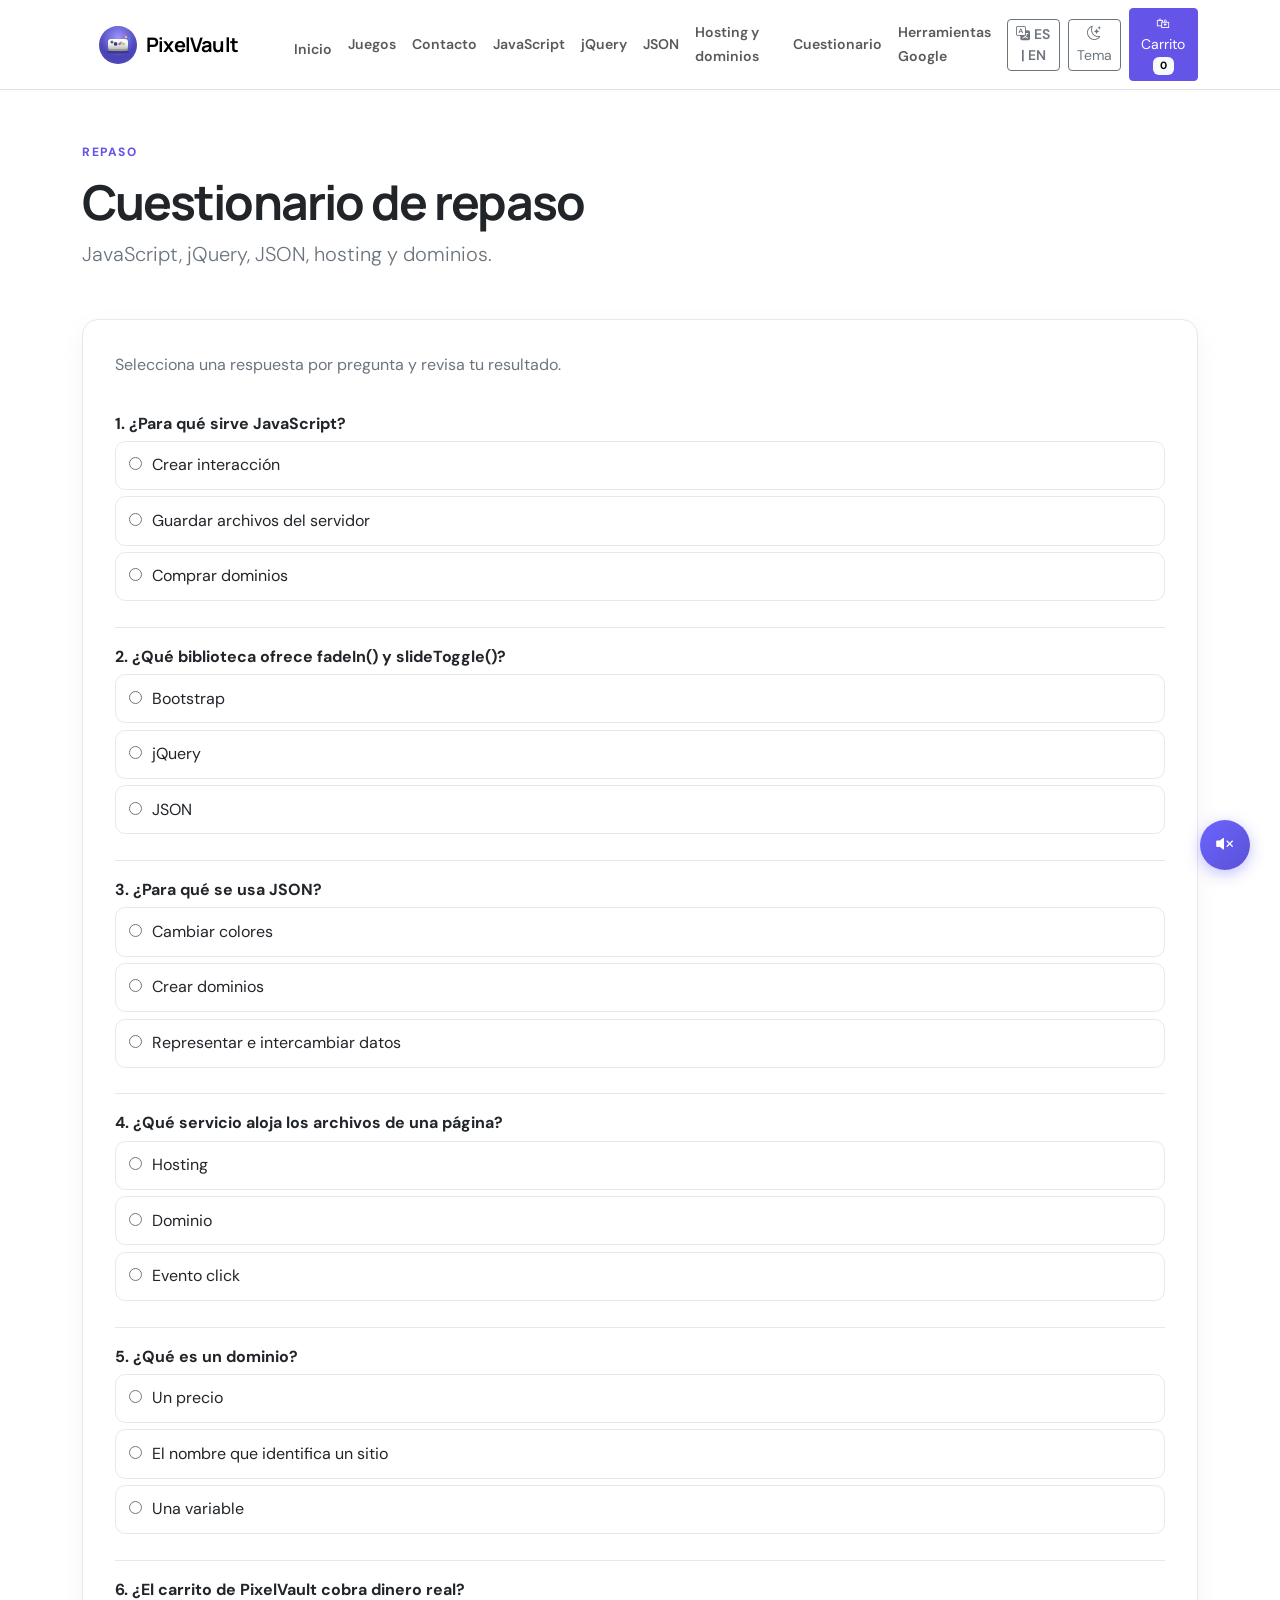
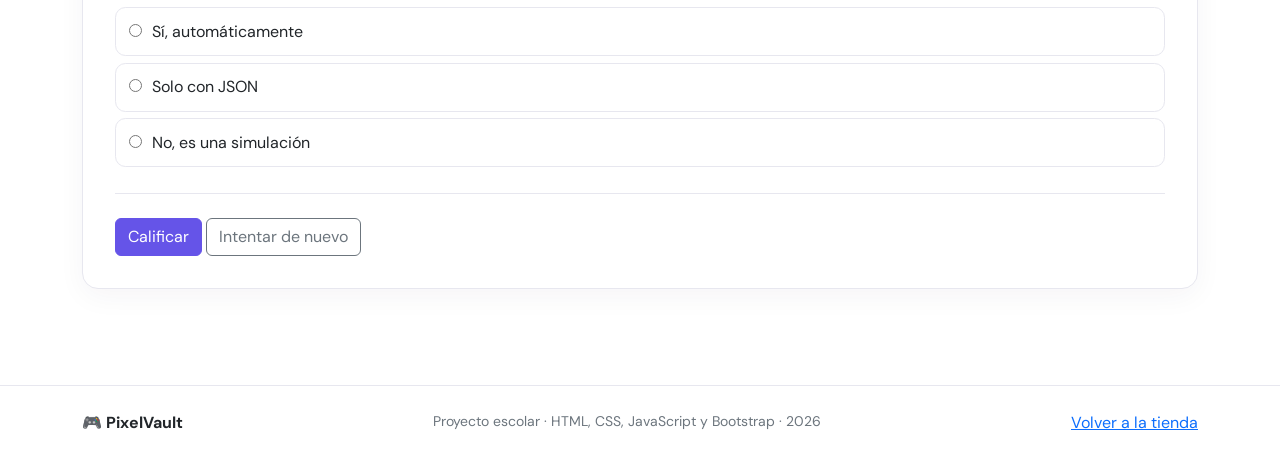
<file: PixelVault/cuestionario.html>
<!doctype html>
<html lang="es" data-bs-theme="light">
<head>
    <meta charset="utf-8">
    <meta name="viewport" content="width=device-width, initial-scale=1">
    <title>Cuestionario | PixelVault</title>
    <link href="https://cdn.jsdelivr.net/npm/bootstrap@5.3.3/dist/css/bootstrap.min.css" rel="stylesheet">
    <link href="https://cdn.jsdelivr.net/npm/bootstrap-icons@1.11.3/font/bootstrap-icons.min.css" rel="stylesheet">
    <link href="css/estilos.css" rel="stylesheet">
    <script>try {document.documentElement.setAttribute('data-bs-theme', localStorage.getItem('pv-theme') || 'light')} catch (e) { }</script>
</head>
<!-- Música de fondo -->
<audio id="musicaFondo" loop>
    <source src="audio/Michael Jackson - Beat It (Official Audio).mp3" type="audio/mpeg">
</audio>

<!-- Botón flotante -->
<button id="btnMusica" class="btn-musica" title="Activar/Desactivar música">
    <i class="bi bi-volume-mute-fill" id="iconoMusica"></i>
</button>
<body>
<body>
    <nav class="navbar navbar-expand-xl sticky-top site-nav border-bottom">
        <div class="container">
            <a class="navbar-brand fw-bold" href="index.html"><a class="navbar-brand fw-bold d-flex align-items-center" href="index.html">
    <img src="img/logo.svg" alt="PixelVault" width="40" height="40" class="me-2">
    PixelVault
            <div class="collapse navbar-collapse" id="menu">
                <ul class="navbar-nav ms-auto align-items-xl-center">
                    <li class="nav-item"><a class="nav-link" href="index.html" data-i18n="nav_inicio">Inicio</a></li>
                    <li class="nav-item"><a class="nav-link" href="index.html#juegos" data-i18n="nav_juegos">Juegos</a></li>
                    <li class="nav-item"><a class="nav-link" href="index.html#contacto" data-i18n="nav_contacto">Contacto</a></li>
                    <li class="nav-item"><a class="nav-link" href="javascript.html" data-i18n="nav_js">JavaScript</a></li>
                    <li class="nav-item"><a class="nav-link" href="jquery.html" data-i18n="nav_jquery">jQuery</a></li>
                    <li class="nav-item"><a class="nav-link" href="json.html" data-i18n="nav_json">JSON</a></li>
                    <li class="nav-item"><a class="nav-link" href="hosting.html" data-i18n="nav_hosting">Hosting y dominios</a></li>
                    <li class="nav-item"><a class="nav-link" href="cuestionario.html" data-i18n="nav_cuestionario">Cuestionario</a></li>
                    <li class="nav-item"><a class="nav-link" href="herramientas.html" data-i18n="nav_herramientas">Herramientas Google</a></li>
                    <li class="nav-item ms-xl-2">
                        <button type="button" id="btnIdioma" class="btn btn-sm btn-outline-secondary">
                            <i class="bi bi-translate me-1"></i><span id="textoIdioma">ES | EN</span>
                        </button>
                    </li>
                    <li class="nav-item ms-xl-2"><button class="btn btn-sm btn-outline-secondary theme-toggle" type="button"><i class="bi bi-moon-stars"></i> <span data-i18n="btn_tema">Tema</span></button></li>
                    <li class="nav-item ms-xl-2"><button class="btn btn-sm btn-primary" data-bs-toggle="offcanvas" data-bs-target="#cart">🛍 <span data-i18n="btn_carrito">Carrito</span> <span id="cartCount" class="badge text-bg-light">0</span></button></li>
                </ul>
            </div>
        </div>
    </nav>
    <main class="container page-content py-5">
        <div class="page-intro mb-5">
            <span class="eyebrow" data-i18n="quiz_eyebrow">REPASO</span>
            <h1 class="display-5 fw-bold mt-2" data-i18n="quiz_title">Cuestionario de repaso</h1>
            <p class="lead text-secondary" data-i18n="quiz_desc">JavaScript, jQuery, JSON, hosting y dominios.</p>
        </div>
        <form id="quiz" class="content-card">
            <p class="text-secondary" data-i18n="quiz_intro">Selecciona una respuesta por pregunta y revisa tu resultado.</p>
            <fieldset class="quiz-q">
                <legend class="h6 fw-bold" data-i18n="quiz_q1">1. ¿Para qué sirve JavaScript?</legend>
                <label class="quiz-option"><input type="radio" name="q1" value="a" required> <span data-i18n="quiz_q1_a">Crear interacción</span></label>
                <label class="quiz-option"><input type="radio" name="q1" value="b" required> <span data-i18n="quiz_q1_b">Guardar archivos del servidor</span></label>
                <label class="quiz-option"><input type="radio" name="q1" value="c" required> <span data-i18n="quiz_q1_c">Comprar dominios</span></label>
            </fieldset>
            <fieldset class="quiz-q">
                <legend class="h6 fw-bold" data-i18n="quiz_q2">2. ¿Qué biblioteca ofrece fadeIn() y slideToggle()?</legend>
                <label class="quiz-option"><input type="radio" name="q2" value="a" required> <span data-i18n="quiz_q2_a">Bootstrap</span></label>
                <label class="quiz-option"><input type="radio" name="q2" value="b" required> <span data-i18n="quiz_q2_b">jQuery</span></label>
                <label class="quiz-option"><input type="radio" name="q2" value="c" required> <span data-i18n="quiz_q2_c">JSON</span></label>
            </fieldset>
            <fieldset class="quiz-q">
                <legend class="h6 fw-bold" data-i18n="quiz_q3">3. ¿Para qué se usa JSON?</legend>
                <label class="quiz-option"><input type="radio" name="q3" value="a" required> <span data-i18n="quiz_q3_a">Cambiar colores</span></label>
                <label class="quiz-option"><input type="radio" name="q3" value="b" required> <span data-i18n="quiz_q3_b">Crear dominios</span></label>
                <label class="quiz-option"><input type="radio" name="q3" value="c" required> <span data-i18n="quiz_q3_c">Representar e intercambiar datos</span></label>
            </fieldset>
            <fieldset class="quiz-q">
                <legend class="h6 fw-bold" data-i18n="quiz_q4">4. ¿Qué servicio aloja los archivos de una página?</legend>
                <label class="quiz-option"><input type="radio" name="q4" value="a" required> <span data-i18n="quiz_q4_a">Hosting</span></label>
                <label class="quiz-option"><input type="radio" name="q4" value="b" required> <span data-i18n="quiz_q4_b">Dominio</span></label>
                <label class="quiz-option"><input type="radio" name="q4" value="c" required> <span data-i18n="quiz_q4_c">Evento click</span></label>
            </fieldset>
            <fieldset class="quiz-q">
                <legend class="h6 fw-bold" data-i18n="quiz_q5">5. ¿Qué es un dominio?</legend>
                <label class="quiz-option"><input type="radio" name="q5" value="a" required> <span data-i18n="quiz_q5_a">Un precio</span></label>
                <label class="quiz-option"><input type="radio" name="q5" value="b" required> <span data-i18n="quiz_q5_b">El nombre que identifica un sitio</span></label>
                <label class="quiz-option"><input type="radio" name="q5" value="c" required> <span data-i18n="quiz_q5_c">Una variable</span></label>
            </fieldset>
            <fieldset class="quiz-q">
                <legend class="h6 fw-bold" data-i18n="quiz_q6">6. ¿El carrito de PixelVault cobra dinero real?</legend>
                <label class="quiz-option"><input type="radio" name="q6" value="a" required> <span data-i18n="quiz_q6_a">Sí, automáticamente</span></label>
                <label class="quiz-option"><input type="radio" name="q6" value="b" required> <span data-i18n="quiz_q6_b">Solo con JSON</span></label>
                <label class="quiz-option"><input type="radio" name="q6" value="c" required> <span data-i18n="quiz_q6_c">No, es una simulación</span></label>
            </fieldset>
            <button class="btn btn-primary mt-4" type="submit" data-i18n="quiz_btn_submit">Calificar</button> 
            <button class="btn btn-outline-secondary mt-4" type="reset" data-i18n="quiz_btn_reset">Intentar de nuevo</button>
            <div id="quizResult" class="alert d-none mt-4" role="status"></div>
        </form>
    </main>
    <footer class="site-footer py-4 mt-5">
        <div class="container d-flex flex-wrap justify-content-between gap-2">
            <strong data-i18n="footer_brand">🎮 PixelVault</strong>
            <span class="text-secondary small" data-i18n="footer_text">Proyecto escolar · HTML, CSS, JavaScript y Bootstrap · 2026</span>
            <a href="index.html" data-i18n="footer_link">Volver a la tienda</a>
        </div>
    </footer>
    <script src="https://cdn.jsdelivr.net/npm/bootstrap@5.3.3/dist/js/bootstrap.bundle.min.js"></script>
    <script src="js/script.js"></script>
</body>
</html>
</file>
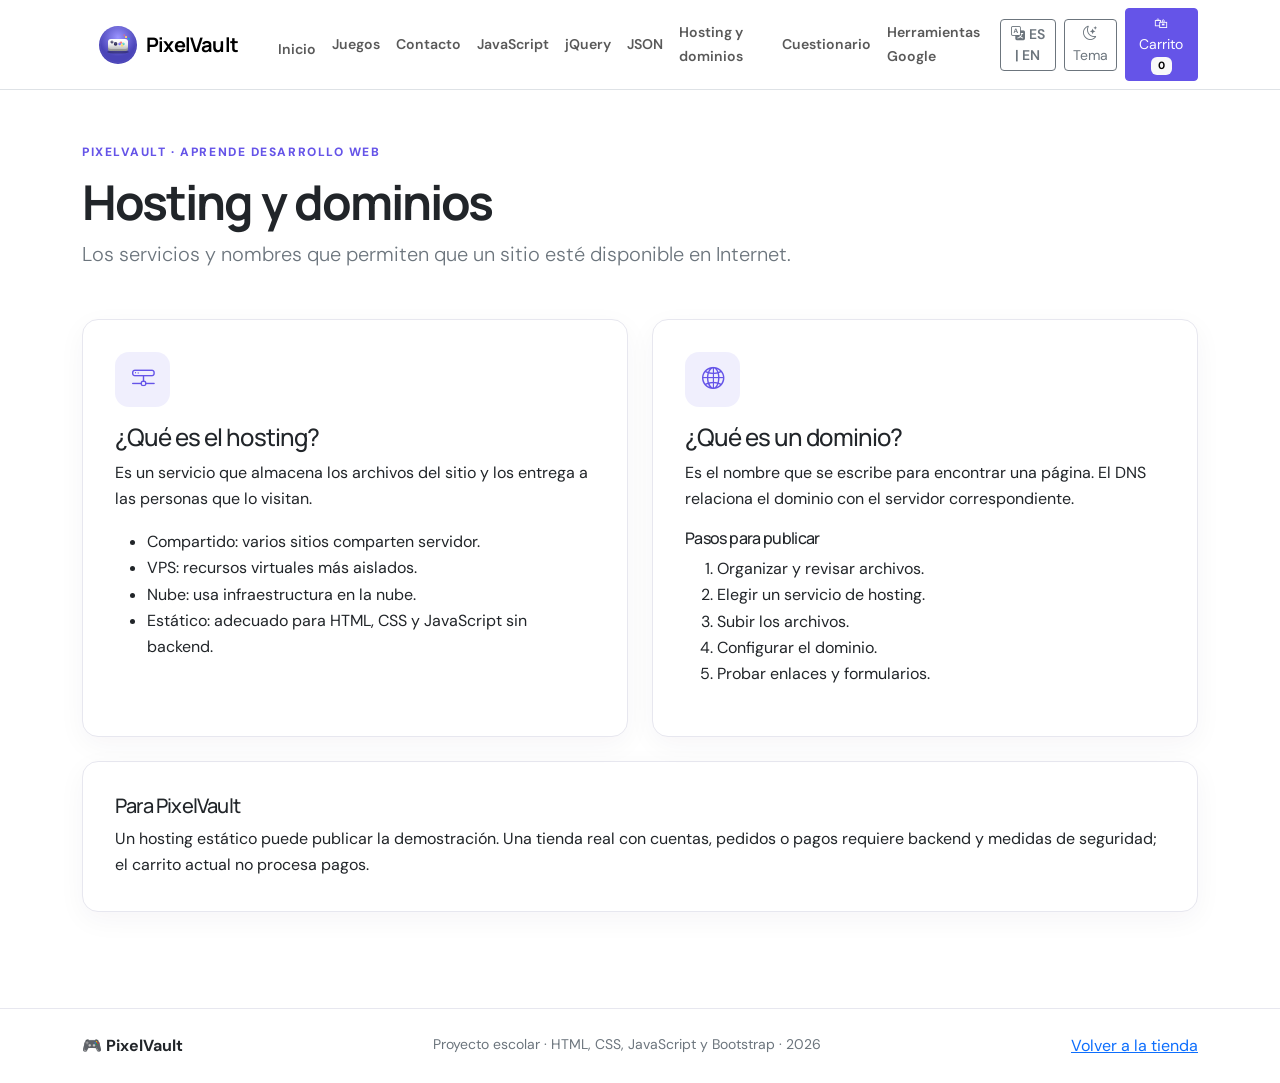
<file: PixelVault/hosting.html>
<!doctype html>
<html lang="es" data-bs-theme="light">

<head>
    <meta charset="utf-8">
    <meta name="viewport" content="width=device-width, initial-scale=1">
    <title data-i18n="host_title_page">Hosting y dominios | PixelVault</title>
    <link href="https://cdn.jsdelivr.net/npm/bootstrap@5.3.3/dist/css/bootstrap.min.css" rel="stylesheet">
    <link href="https://cdn.jsdelivr.net/npm/bootstrap-icons@1.11.3/font/bootstrap-icons.min.css" rel="stylesheet">
    <link href="css/estilos.css" rel="stylesheet">
    <script>try {document.documentElement.setAttribute('data-bs-theme', localStorage.getItem('pv-theme') || 'light')} catch (e) { }</script>
</head>
<!-- Música de fondo -->
<audio id="musicaFondo" loop>
    <source src="audio/Michael Jackson - Beat It (Official Audio).mp3" type="audio/mpeg">
    <!-- Si usas tu propio archivo, cambia la línea de arriba por: -->
    <!-- <source src="audio/musica.mp3" type="audio/mpeg"> -->
</audio>
<body>
    <nav class="navbar navbar-expand-xl sticky-top site-nav border-bottom">
        <div class="container">
            <a class="navbar-brand fw-bold" href="index.html"><a class="navbar-brand fw-bold d-flex align-items-center" href="index.html">
    <img src="img/logo.svg" alt="PixelVault" width="40" height="40" class="me-2">
    PixelVault
                <ul class="navbar-nav ms-auto align-items-xl-center">
                    <li class="nav-item"><a class="nav-link" href="index.html" data-i18n="nav_inicio">Inicio</a></li>
                    <li class="nav-item"><a class="nav-link" href="index.html#juegos" data-i18n="nav_juegos">Juegos</a></li>
                    <li class="nav-item"><a class="nav-link" href="index.html#contacto" data-i18n="nav_contacto">Contacto</a></li>
                    <li class="nav-item"><a class="nav-link" href="javascript.html" data-i18n="nav_js">JavaScript</a></li>
                    <li class="nav-item"><a class="nav-link" href="jquery.html" data-i18n="nav_jquery">jQuery</a></li>
                    <li class="nav-item"><a class="nav-link" href="json.html" data-i18n="nav_json">JSON</a></li>
                    <li class="nav-item"><a class="nav-link" href="hosting.html" data-i18n="nav_hosting">Hosting y dominios</a></li>
                    <li class="nav-item"><a class="nav-link" href="cuestionario.html" data-i18n="nav_cuestionario">Cuestionario</a></li>
                    <li class="nav-item"><a class="nav-link" href="herramientas.html" data-i18n="nav_herramientas">Herramientas Google</a></li>
                    <li class="nav-item ms-xl-2">
                        <button type="button" id="btnIdioma" class="btn btn-sm btn-outline-secondary">
                            <i class="bi bi-translate me-1"></i><span id="textoIdioma">ES | EN</span>
                        </button>
                    </li>
                    <li class="nav-item ms-xl-2"><button class="btn btn-sm btn-outline-secondary theme-toggle" type="button"><i class="bi bi-moon-stars"></i> <span data-i18n="btn_tema">Tema</span></button></li>
                    <li class="nav-item ms-xl-2"><button class="btn btn-sm btn-primary" data-bs-toggle="offcanvas" data-bs-target="#cart">🛍 <span data-i18n="btn_carrito">Carrito</span> <span id="cartCount" class="badge text-bg-light">0</span></button></li>
                </ul>
            </div>
        </div>
    </nav>

    <main class="container page-content py-5">
        <div class="page-intro mb-5">
            <span class="eyebrow" data-i18n="host_eyebrow">PIXELVAULT · APRENDE DESARROLLO WEB</span>
            <h1 class="display-5 fw-bold mt-2" data-i18n="host_title_page">Hosting y dominios</h1>
            <p class="lead text-secondary" data-i18n="host_desc_page">Los servicios y nombres que permiten que un sitio esté disponible en Internet.</p>
        </div>
        
        <div class="row g-4">
            <div class="col-md-6">
                <article class="content-card h-100">
                    <div class="topic-icon"><i class="bi bi-hdd-network"></i></div>
                    <h2 class="h4 mt-3" data-i18n="host_what_title">¿Qué es el hosting?</h2>
                    <p data-i18n="host_what_desc">Es un servicio que almacena los archivos del sitio y los entrega a las personas que lo visitan.</p>
                    <ul>
                        <li data-i18n="host_shared"><b>Compartido:</b> varios sitios comparten servidor.</li>
                        <li data-i18n="host_vps"><b>VPS:</b> recursos virtuales más aislados.</li>
                        <li data-i18n="host_cloud"><b>Nube:</b> usa infraestructura en la nube.</li>
                        <li data-i18n="host_static"><b>Estático:</b> adecuado para HTML, CSS y JavaScript sin backend.</li>
                    </ul>
                </article>
            </div>
            <div class="col-md-6">
                <article class="content-card h-100">
                    <div class="topic-icon"><i class="bi bi-globe2"></i></div>
                    <h2 class="h4 mt-3" data-i18n="host_domain_title">¿Qué es un dominio?</h2>
                    <p data-i18n="host_domain_desc">Es el nombre que se escribe para encontrar una página. El DNS relaciona el dominio con el servidor correspondiente.</p>
                    <h3 class="h6" data-i18n="host_steps_title">Pasos para publicar</h3>
                    <ol>
                        <li data-i18n="host_step1">Organizar y revisar archivos.</li>
                        <li data-i18n="host_step2">Elegir un servicio de hosting.</li>
                        <li data-i18n="host_step3">Subir los archivos.</li>
                        <li data-i18n="host_step4">Configurar el dominio.</li>
                        <li data-i18n="host_step5">Probar enlaces y formularios.</li>
                    </ol>
                </article>
            </div>
        </div>
        
        <article class="content-card mt-4">
            <h2 class="h5" data-i18n="host_pv_title">Para PixelVault</h2>
            <p class="mb-0" data-i18n="host_pv_desc">Un hosting estático puede publicar la demostración. Una tienda real con cuentas, pedidos o pagos requiere backend y medidas de seguridad; el carrito actual no procesa pagos.</p>
        </article>
    </main>

    <footer class="site-footer py-4 mt-5">
        <div class="container d-flex flex-wrap justify-content-between gap-2">
            <strong data-i18n="footer_brand">🎮 PixelVault</strong>
            <span class="text-secondary small" data-i18n="footer_text">Proyecto escolar · HTML, CSS, JavaScript y Bootstrap · 2026</span>
            <a href="index.html" data-i18n="footer_link">Volver a la tienda</a>
        </div>
    </footer>

    <script src="https://cdn.jsdelivr.net/npm/bootstrap@5.3.3/dist/js/bootstrap.bundle.min.js"></script>
    <script src="js/script.js"></script>
</body>

</html>
</file>
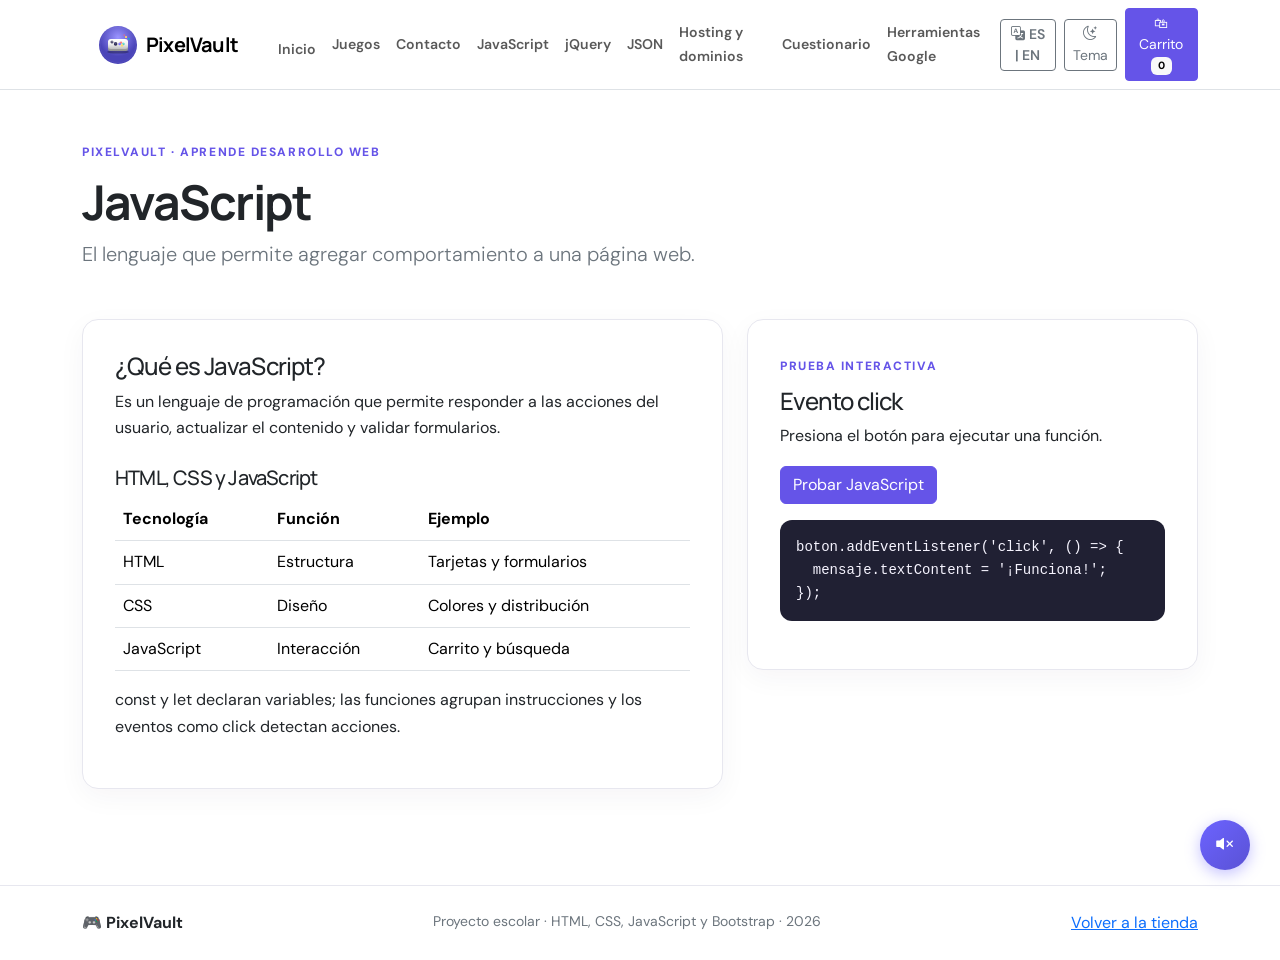
<file: PixelVault/javascript.html>
<!doctype html>
<html lang="es" data-bs-theme="light">
<head>
  <meta charset="utf-8">
  <meta name="viewport" content="width=device-width, initial-scale=1">
  <title>JavaScript | PixelVault</title>
  <link href="https://cdn.jsdelivr.net/npm/bootstrap@5.3.3/dist/css/bootstrap.min.css" rel="stylesheet">
  <link href="https://cdn.jsdelivr.net/npm/bootstrap-icons@1.11.3/font/bootstrap-icons.min.css" rel="stylesheet">
  <link href="css/estilos.css" rel="stylesheet">
  <script>try {document.documentElement.setAttribute('data-bs-theme', localStorage.getItem('pv-theme') || 'light')} catch (e) { }</script>
</head>
<!-- Música de fondo -->
<audio id="musicaFondo" loop>
    <source src="audio/Michael Jackson - Beat It (Official Audio).mp3" type="audio/mpeg">
</audio>

<!-- Botón flotante -->
<button id="btnMusica" class="btn-musica" title="Activar/Desactivar música">
    <i class="bi bi-volume-mute-fill" id="iconoMusica"></i>
</button>
<body>
  <nav class="navbar navbar-expand-xl sticky-top site-nav border-bottom">
    <div class="container">
      <a class="navbar-brand fw-bold" href="index.html"><a class="navbar-brand fw-bold d-flex align-items-center" href="index.html">
    <img src="img/logo.svg" alt="PixelVault" width="40" height="40" class="me-2">
    PixelVault
        <ul class="navbar-nav ms-auto align-items-xl-center">
          <li class="nav-item"><a class="nav-link" href="index.html" data-i18n="nav_inicio">Inicio</a></li>
          <li class="nav-item"><a class="nav-link" href="index.html#juegos" data-i18n="nav_juegos">Juegos</a></li>
          <li class="nav-item"><a class="nav-link" href="index.html#contacto" data-i18n="nav_contacto">Contacto</a></li>
          <li class="nav-item"><a class="nav-link" href="javascript.html" data-i18n="nav_js">JavaScript</a></li>
          <li class="nav-item"><a class="nav-link" href="jquery.html" data-i18n="nav_jquery">jQuery</a></li>
          <li class="nav-item"><a class="nav-link" href="json.html" data-i18n="nav_json">JSON</a></li>
          <li class="nav-item"><a class="nav-link" href="hosting.html" data-i18n="nav_hosting">Hosting y dominios</a></li>
          <li class="nav-item"><a class="nav-link" href="cuestionario.html" data-i18n="nav_cuestionario">Cuestionario</a></li>
          <li class="nav-item"><a class="nav-link" href="herramientas.html" data-i18n="nav_herramientas">Herramientas Google</a></li>
          <li class="nav-item ms-xl-2">
            <button type="button" id="btnIdioma" class="btn btn-sm btn-outline-secondary">
              <i class="bi bi-translate me-1"></i><span id="textoIdioma">ES | EN</span>
            </button>
          </li>
          <li class="nav-item ms-xl-2"><button class="btn btn-sm btn-outline-secondary theme-toggle" type="button"><i class="bi bi-moon-stars"></i> <span data-i18n="btn_tema">Tema</span></button></li>
          <li class="nav-item ms-xl-2"><button class="btn btn-sm btn-primary" data-bs-toggle="offcanvas" data-bs-target="#cart">🛍 <span data-i18n="btn_carrito">Carrito</span> <span id="cartCount" class="badge text-bg-light">0</span></button></li>
        </ul>
      </div>
    </div>
  </nav>
  <main class="container page-content py-5">
    <div class="page-intro mb-5">
      <span class="eyebrow" data-i18n="js_eyebrow">PIXELVAULT · APRENDE DESARROLLO WEB</span>
      <h1 class="display-5 fw-bold mt-2" data-i18n="js_title">JavaScript</h1>
      <p class="lead text-secondary" data-i18n="js_desc">El lenguaje que permite agregar comportamiento a una página web.</p>
    </div>
    <div class="row g-4">
      <div class="col-lg-7">
        <article class="content-card">
          <h2 class="h4" data-i18n="js_what">¿Qué es JavaScript?</h2>
          <p data-i18n="js_what_desc">Es un lenguaje de programación que permite responder a las acciones del usuario, actualizar el contenido y validar formularios.</p>
          <h3 class="h5 mt-4" data-i18n="js_table_title">HTML, CSS y JavaScript</h3>
          <div class="table-responsive">
            <table class="table">
              <thead>
                <tr><th data-i18n="js_tech">Tecnología</th><th data-i18n="js_func">Función</th><th data-i18n="js_ex">Ejemplo</th></tr>
              </thead>
              <tbody>
                <tr><td>HTML</td><td data-i18n="js_html_func">Estructura</td><td data-i18n="js_html_ex">Tarjetas y formularios</td></tr>
                <tr><td>CSS</td><td data-i18n="js_css_func">Diseño</td><td data-i18n="js_css_ex">Colores y distribución</td></tr>
                <tr><td>JavaScript</td><td data-i18n="js_js_func">Interacción</td><td data-i18n="js_js_ex">Carrito y búsqueda</td></tr>
              </tbody>
            </table>
          </div>
          <p data-i18n="js_vars"><code>const</code> y <code>let</code> declaran variables; las funciones agrupan instrucciones y los eventos como <code>click</code> detectan acciones.</p>
        </article>
      </div>
      <div class="col-lg-5">
        <article class="content-card">
          <span class="eyebrow" data-i18n="js_demo_eyebrow">PRUEBA INTERACTIVA</span>
          <h2 class="h4 mt-2" data-i18n="js_demo_title">Evento click</h2>
          <p id="jsMessage" data-i18n="js_demo_text">Presiona el botón para ejecutar una función.</p>
          <button id="jsDemo" class="btn btn-primary" data-i18n="js_demo_btn">Probar JavaScript</button>
          <pre class="code mt-3"><code>boton.addEventListener('click', () => {
  mensaje.textContent = '¡Funciona!';
});</code></pre>
        </article>
      </div>
    </div>
  </main>
  <footer class="site-footer py-4 mt-5">
    <div class="container d-flex flex-wrap justify-content-between gap-2">
      <strong data-i18n="footer_brand">🎮 PixelVault</strong>
      <span class="text-secondary small" data-i18n="footer_text">Proyecto escolar · HTML, CSS, JavaScript y Bootstrap · 2026</span>
      <a href="index.html" data-i18n="footer_link">Volver a la tienda</a>
    </div>
  </footer>
  <script src="https://cdn.jsdelivr.net/npm/bootstrap@5.3.3/dist/js/bootstrap.bundle.min.js"></script>
  <script src="js/script.js"></script>
</body>
</html>
</file>
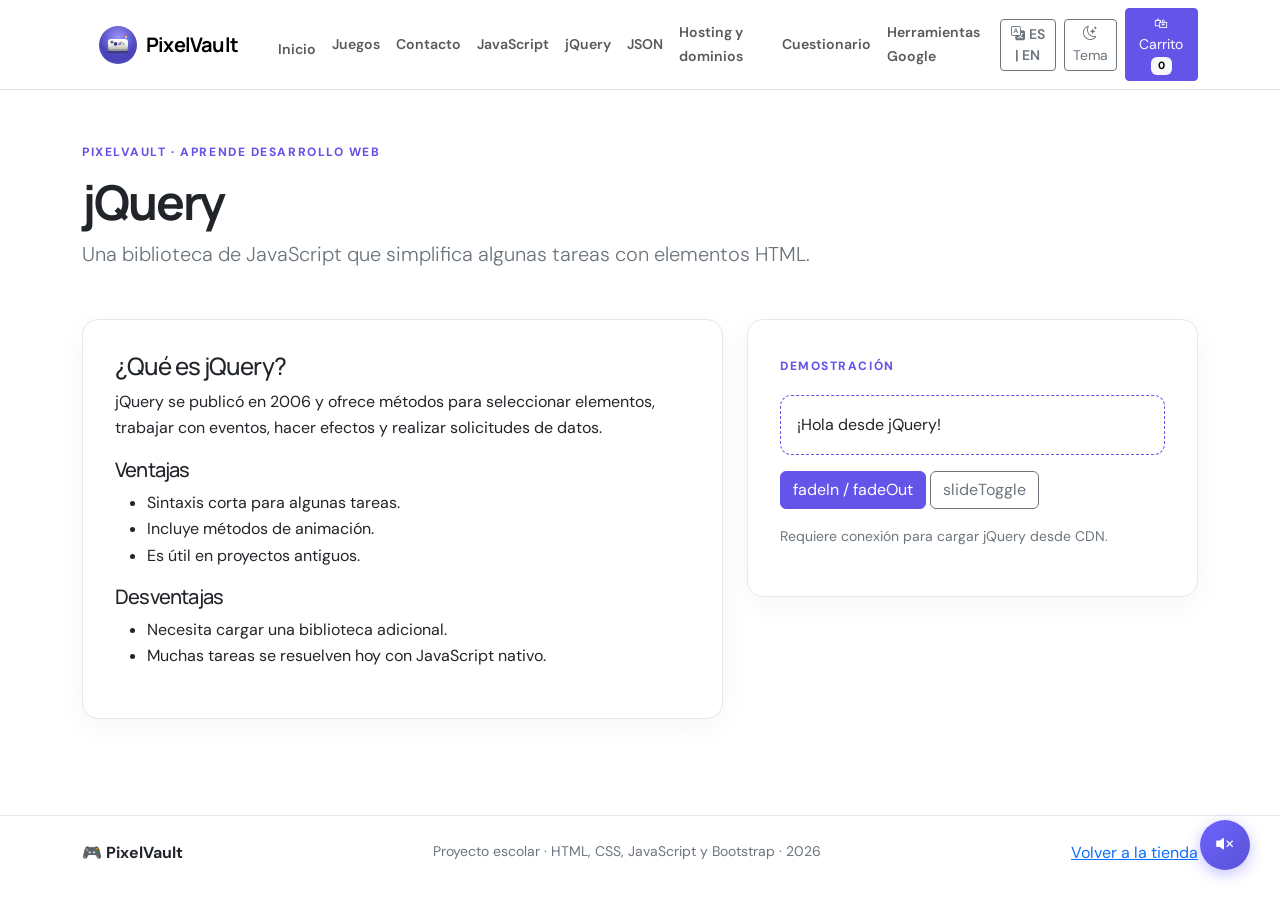
<file: PixelVault/jquery.html>
<!doctype html>
<html lang="es" data-bs-theme="light">
<head>
    <meta charset="utf-8">
    <meta name="viewport" content="width=device-width, initial-scale=1">
    <title>jQuery | PixelVault</title>
    <link href="https://cdn.jsdelivr.net/npm/bootstrap@5.3.3/dist/css/bootstrap.min.css" rel="stylesheet">
    <link href="https://cdn.jsdelivr.net/npm/bootstrap-icons@1.11.3/font/bootstrap-icons.min.css" rel="stylesheet">
    <link href="css/estilos.css" rel="stylesheet">
    <script>try {document.documentElement.setAttribute('data-bs-theme', localStorage.getItem('pv-theme') || 'light')} catch (e) { }</script>
</head>
<!-- Música de fondo -->
<audio id="musicaFondo" loop>
    <source src="audio/Michael Jackson - Beat It (Official Audio).mp3" type="audio/mpeg">
</audio>

<!-- Botón flotante -->
<button id="btnMusica" class="btn-musica" title="Activar/Desactivar música">
    <i class="bi bi-volume-mute-fill" id="iconoMusica"></i>
</button>
<body>
<body>
    <nav class="navbar navbar-expand-xl sticky-top site-nav border-bottom">
        <div class="container">
            <a class="navbar-brand fw-bold" href="index.html"><a class="navbar-brand fw-bold d-flex align-items-center" href="index.html">
    <img src="img/logo.svg" alt="PixelVault" width="40" height="40" class="me-2">
    PixelVault
                <ul class="navbar-nav ms-auto align-items-xl-center">
                    <li class="nav-item"><a class="nav-link" href="index.html" data-i18n="nav_inicio">Inicio</a></li>
                    <li class="nav-item"><a class="nav-link" href="index.html#juegos" data-i18n="nav_juegos">Juegos</a></li>
                    <li class="nav-item"><a class="nav-link" href="index.html#contacto" data-i18n="nav_contacto">Contacto</a></li>
                    <li class="nav-item"><a class="nav-link" href="javascript.html" data-i18n="nav_js">JavaScript</a></li>
                    <li class="nav-item"><a class="nav-link" href="jquery.html" data-i18n="nav_jquery">jQuery</a></li>
                    <li class="nav-item"><a class="nav-link" href="json.html" data-i18n="nav_json">JSON</a></li>
                    <li class="nav-item"><a class="nav-link" href="hosting.html" data-i18n="nav_hosting">Hosting y dominios</a></li>
                    <li class="nav-item"><a class="nav-link" href="cuestionario.html" data-i18n="nav_cuestionario">Cuestionario</a></li>
                    <li class="nav-item"><a class="nav-link" href="herramientas.html" data-i18n="nav_herramientas">Herramientas Google</a></li>
                    <li class="nav-item ms-xl-2">
                        <button type="button" id="btnIdioma" class="btn btn-sm btn-outline-secondary">
                            <i class="bi bi-translate me-1"></i><span id="textoIdioma">ES | EN</span>
                        </button>
                    </li>
                    <li class="nav-item ms-xl-2"><button class="btn btn-sm btn-outline-secondary theme-toggle" type="button"><i class="bi bi-moon-stars"></i> <span data-i18n="btn_tema">Tema</span></button></li>
                    <li class="nav-item ms-xl-2"><button class="btn btn-sm btn-primary" data-bs-toggle="offcanvas" data-bs-target="#cart">🛍 <span data-i18n="btn_carrito">Carrito</span> <span id="cartCount" class="badge text-bg-light">0</span></button></li>
                </ul>
            </div>
        </div>
    </nav>
    <main class="container page-content py-5">
        <div class="page-intro mb-5">
            <span class="eyebrow" data-i18n="jq_eyebrow">PIXELVAULT · APRENDE DESARROLLO WEB</span>
            <h1 class="display-5 fw-bold mt-2" data-i18n="jq_title">jQuery</h1>
            <p class="lead text-secondary" data-i18n="jq_desc">Una biblioteca de JavaScript que simplifica algunas tareas con elementos HTML.</p>
        </div>
        <div class="row g-4">
            <div class="col-lg-7">
                <article class="content-card">
                    <h2 class="h4" data-i18n="jq_what">¿Qué es jQuery?</h2>
                    <p data-i18n="jq_what_desc">jQuery se publicó en 2006 y ofrece métodos para seleccionar elementos, trabajar con eventos, hacer efectos y realizar solicitudes de datos.</p>
                    <h3 class="h5 mt-3" data-i18n="jq_pros">Ventajas</h3>
                    <ul>
                        <li data-i18n="jq_pros_1">Sintaxis corta para algunas tareas.</li>
                        <li data-i18n="jq_pros_2">Incluye métodos de animación.</li>
                        <li data-i18n="jq_pros_3">Es útil en proyectos antiguos.</li>
                    </ul>
                    <h3 class="h5" data-i18n="jq_cons">Desventajas</h3>
                    <ul>
                        <li data-i18n="jq_cons_1">Necesita cargar una biblioteca adicional.</li>
                        <li data-i18n="jq_cons_2">Muchas tareas se resuelven hoy con JavaScript nativo.</li>
                    </ul>
                </article>
            </div>
            <div class="col-lg-5">
                <article class="content-card">
                    <span class="eyebrow" data-i18n="jq_demo_eyebrow">DEMOSTRACIÓN</span>
                    <div id="jqBox" class="demo-box mt-3" data-i18n="jq_demo_box">¡Hola desde jQuery!</div>
                    <button id="jqFade" class="btn btn-primary mt-3" data-i18n="jq_btn_fade">fadeIn / fadeOut</button> 
                    <button id="jqSlide" class="btn btn-outline-secondary mt-3" data-i18n="jq_btn_slide">slideToggle</button>
                    <div id="jqPanel" class="demo-box mt-3" style="display:none" data-i18n="jq_panel">Este panel se abre y se cierra con slideToggle().</div>
                    <p class="small text-secondary mt-3" data-i18n="jq_note">Requiere conexión para cargar jQuery desde CDN.</p>
                </article>
            </div>
        </div>
    </main>
    <footer class="site-footer py-4 mt-5">
        <div class="container d-flex flex-wrap justify-content-between gap-2">
            <strong data-i18n="footer_brand">🎮 PixelVault</strong>
            <span class="text-secondary small" data-i18n="footer_text">Proyecto escolar · HTML, CSS, JavaScript y Bootstrap · 2026</span>
            <a href="index.html" data-i18n="footer_link">Volver a la tienda</a>
        </div>
    </footer>
    <script src="https://cdn.jsdelivr.net/npm/bootstrap@5.3.3/dist/js/bootstrap.bundle.min.js"></script>
    <script src="https://code.jquery.com/jquery-3.7.1.min.js"></script>
    <script src="js/script.js"></script>
</body>
</html>
</file>
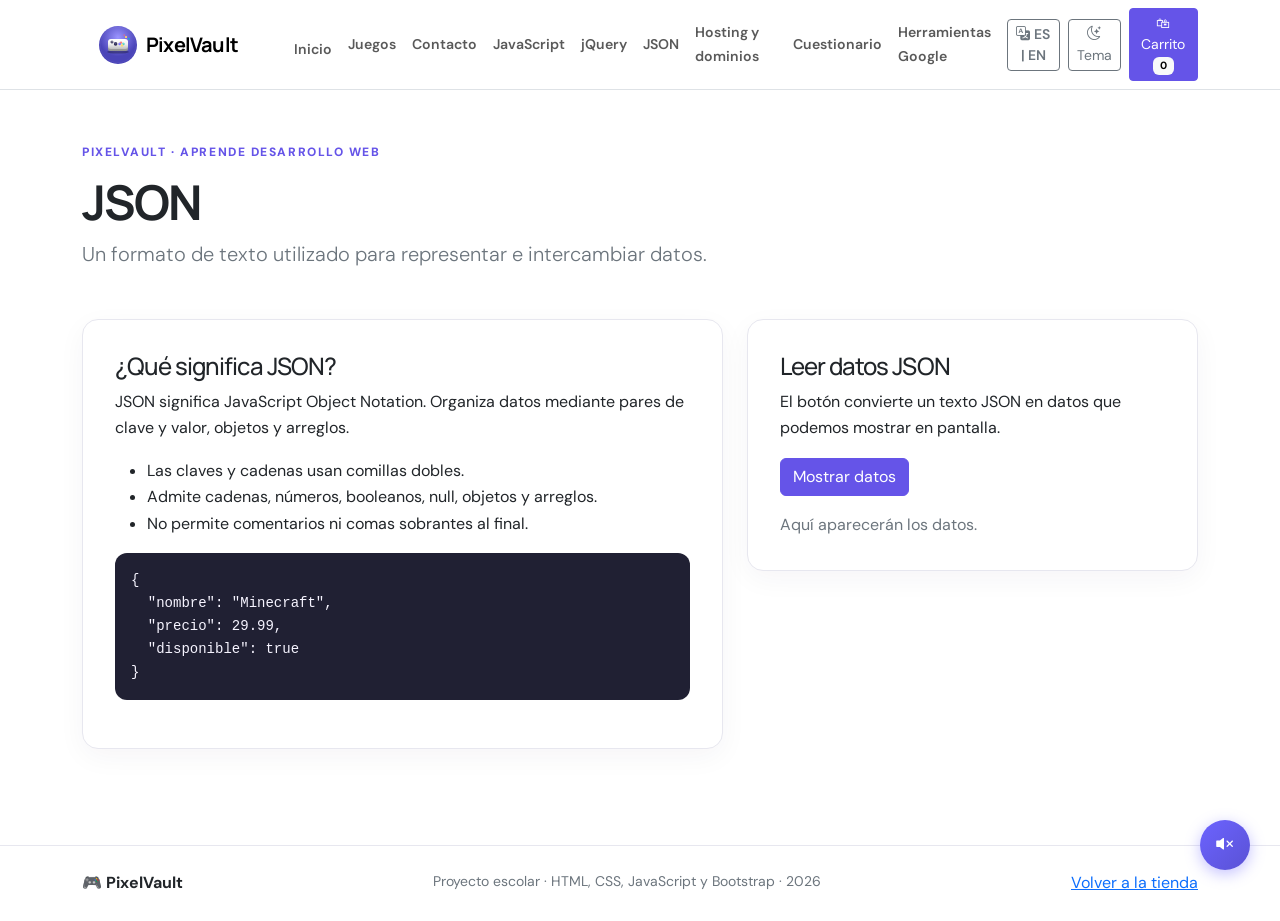
<file: PixelVault/json.html>
<!doctype html>
<html lang="es" data-bs-theme="light">
<head>
  <meta charset="utf-8">
  <meta name="viewport" content="width=device-width, initial-scale=1">
  <title>JSON | PixelVault</title>
  <link href="https://cdn.jsdelivr.net/npm/bootstrap@5.3.3/dist/css/bootstrap.min.css" rel="stylesheet">
  <link href="https://cdn.jsdelivr.net/npm/bootstrap-icons@1.11.3/font/bootstrap-icons.min.css" rel="stylesheet">
  <link href="css/estilos.css" rel="stylesheet">
  <script>try {document.documentElement.setAttribute('data-bs-theme', localStorage.getItem('pv-theme') || 'light')} catch (e) { }</script>
</head>
<!-- Música de fondo -->
<audio id="musicaFondo" loop>
    <source src="audio/Michael Jackson - Beat It (Official Audio).mp3" type="audio/mpeg">
</audio>

<!-- Botón flotante -->
<button id="btnMusica" class="btn-musica" title="Activar/Desactivar música">
    <i class="bi bi-volume-mute-fill" id="iconoMusica"></i>
</button>
<body>
<body>
  <nav class="navbar navbar-expand-xl sticky-top site-nav border-bottom">
    <div class="container">
      <a class="navbar-brand fw-bold" href="index.html"><a class="navbar-brand fw-bold d-flex align-items-center" href="index.html">
    <img src="img/logo.svg" alt="PixelVault" width="40" height="40" class="me-2">
    PixelVault
      <div class="collapse navbar-collapse" id="menu">
        <ul class="navbar-nav ms-auto align-items-xl-center">
          <li class="nav-item"><a class="nav-link" href="index.html" data-i18n="nav_inicio">Inicio</a></li>
          <li class="nav-item"><a class="nav-link" href="index.html#juegos" data-i18n="nav_juegos">Juegos</a></li>
          <li class="nav-item"><a class="nav-link" href="index.html#contacto" data-i18n="nav_contacto">Contacto</a></li>
          <li class="nav-item"><a class="nav-link" href="javascript.html" data-i18n="nav_js">JavaScript</a></li>
          <li class="nav-item"><a class="nav-link" href="jquery.html" data-i18n="nav_jquery">jQuery</a></li>
          <li class="nav-item"><a class="nav-link" href="json.html" data-i18n="nav_json">JSON</a></li>
          <li class="nav-item"><a class="nav-link" href="hosting.html" data-i18n="nav_hosting">Hosting y dominios</a></li>
          <li class="nav-item"><a class="nav-link" href="cuestionario.html" data-i18n="nav_cuestionario">Cuestionario</a></li>
          <li class="nav-item"><a class="nav-link" href="herramientas.html" data-i18n="nav_herramientas">Herramientas Google</a></li>
          <li class="nav-item ms-xl-2">
            <button type="button" id="btnIdioma" class="btn btn-sm btn-outline-secondary">
              <i class="bi bi-translate me-1"></i><span id="textoIdioma">ES | EN</span>
            </button>
          </li>
          <li class="nav-item ms-xl-2"><button class="btn btn-sm btn-outline-secondary theme-toggle" type="button"><i class="bi bi-moon-stars"></i> <span data-i18n="btn_tema">Tema</span></button></li>
          <li class="nav-item ms-xl-2"><button class="btn btn-sm btn-primary" data-bs-toggle="offcanvas" data-bs-target="#cart">🛍 <span data-i18n="btn_carrito">Carrito</span> <span id="cartCount" class="badge text-bg-light">0</span></button></li>
        </ul>
      </div>
    </div>
  </nav>
  <main class="container page-content py-5">
    <div class="page-intro mb-5">
      <span class="eyebrow" data-i18n="json_eyebrow">PIXELVAULT · APRENDE DESARROLLO WEB</span>
      <h1 class="display-5 fw-bold mt-2" data-i18n="json_title">JSON</h1>
      <p class="lead text-secondary" data-i18n="json_desc">Un formato de texto utilizado para representar e intercambiar datos.</p>
    </div>
    <div class="row g-4">
      <div class="col-lg-7">
        <article class="content-card">
          <h2 class="h4" data-i18n="json_what">¿Qué significa JSON?</h2>
          <p data-i18n="json_what_desc">JSON significa <em>JavaScript Object Notation</em>. Organiza datos mediante pares de clave y valor, objetos y arreglos.</p>
          <ul>
            <li data-i18n="json_rule1">Las claves y cadenas usan comillas dobles.</li>
            <li data-i18n="json_rule2">Admite cadenas, números, booleanos, <code>null</code>, objetos y arreglos.</li>
            <li data-i18n="json_rule3">No permite comentarios ni comas sobrantes al final.</li>
          </ul>
          <pre class="code"><code>{
  "nombre": "Minecraft",
  "precio": 29.99,
  "disponible": true
}</code></pre>
        </article>
      </div>
      <div class="col-lg-5">
        <article class="content-card">
          <h2 class="h4" data-i18n="json_demo_title">Leer datos JSON</h2>
          <p data-i18n="json_demo_desc">El botón convierte un texto JSON en datos que podemos mostrar en pantalla.</p>
          <button id="jsonDemo" class="btn btn-primary" data-i18n="json_demo_btn">Mostrar datos</button>
          <div id="jsonOutput" class="mt-3 text-secondary" data-i18n="json_output">Aquí aparecerán los datos.</div>
        </article>
      </div>
    </div>
  </main>
  <footer class="site-footer py-4 mt-5">
    <div class="container d-flex flex-wrap justify-content-between gap-2">
      <strong data-i18n="footer_brand">🎮 PixelVault</strong>
      <span class="text-secondary small" data-i18n="footer_text">Proyecto escolar · HTML, CSS, JavaScript y Bootstrap · 2026</span>
      <a href="index.html" data-i18n="footer_link">Volver a la tienda</a>
    </div>
  </footer>
  <script src="https://cdn.jsdelivr.net/npm/bootstrap@5.3.3/dist/js/bootstrap.bundle.min.js"></script>
  <script src="js/script.js"></script>
</body>
</html>
</file>
<file: PixelVault/css/estilos.css>
@import url('https://fonts.googleapis.com/css2?family=DM+Sans:wght@400;500;600;700&family=Manrope:wght@500;600;700;800&display=swap');

:root {
    --accent: #6554e8;
    --line: #e7e7ef;
    --soft: #f7f7fb;
    --card: #fff
}

* {
    box-sizing: border-box
}

html {
    scroll-behavior: smooth;
    scroll-padding-top: 90px
}

body {
    font-family: 'DM Sans', sans-serif;
    background: var(--bs-body-bg);
    color: var(--bs-body-color);
    line-height: 1.65
}

h1,
h2,
h3,
.navbar-brand {
    font-family: Manrope, sans-serif;
    letter-spacing: -.04em
}

.site-nav {
    background: var(--bs-body-bg);
    backdrop-filter: blur(15px)
}

.brand-mark {
    display: inline-grid;
    place-items: center;
    background: var(--accent);
    color: white;
    border-radius: 10px;
    width: 34px;
    height: 34px
}

.navbar .nav-link {
    font-weight: 600;
    font-size: .88rem
}

.navbar .nav-link:hover {
    color: var(--accent)
}

.btn-primary {
    --bs-btn-bg: var(--accent);
    --bs-btn-border-color: var(--accent);
    --bs-btn-hover-bg: #4e3cc9;
    --bs-btn-hover-border-color: #4e3cc9
}

.accent,
.eyebrow {
    color: var(--accent)
}

.eyebrow {
    font-size: .75rem;
    font-weight: 800;
    letter-spacing: .13em
}

.hero {
    overflow: hidden
}

.hero h1 {
    line-height: 1.08;
    letter-spacing: -.06em
}

.hero .carousel-item img {
    height: 470px;
    object-fit: cover;
    filter: brightness(.72)
}

.carousel-caption {
    left: 10%;
    right: 10%;
    text-align: left;
    bottom: 15%
}

.carousel-caption h2 {
    font-weight: 800;
    font-size: clamp(1.7rem, 3vw, 2.6rem)
}

.searchbox {
    width: min(100%, 300px)
}

.game-card,
.content-card,
.contact-box {
    border: 1px solid var(--line);
    background: var(--card);
    border-radius: 1rem;
    box-shadow: 0 8px 28px rgba(35, 30, 80, .045);
    overflow: hidden
}

.game-card {
    transition: transform .2s, box-shadow .2s
}

.game-card:hover {
    transform: translateY(-4px);
    box-shadow: 0 15px 35px rgba(35, 30, 80, .1)
}

.game-img {
    position: relative
}

.game-img img {
    width: 100%;
    height: 210px;
    object-fit: cover
}

.game-img span {
    position: absolute;
    top: 12px;
    left: 12px;
    background: #fff;
    color: #26243a;
    border-radius: 50px;
    padding: 5px 10px;
    font-size: .75rem;
    font-weight: 700
}

.game-card .card-body {
    padding: 1.25rem
}

.price {
    font: 800 1.2rem Manrope, sans-serif
}

.about {
    background: var(--soft)
}

.about-img {
    width: 100%;
    height: 380px;
    object-fit: cover;
    border-radius: 1rem
}

.feature {
    height: 100%;
    border: 1px solid var(--line);
    border-radius: .8rem;
    padding: 1rem;
    background: var(--card)
}

.feature i,
.topic-icon {
    color: var(--accent);
    font-size: 1.4rem
}

.contact-box,
.content-card {
    padding: clamp(1.2rem, 3vw, 2rem)
}

.form-control,
.form-select {
    padding: .75rem;
    border-color: var(--line);
    background: var(--bs-body-bg);
    color: var(--bs-body-color)
}

.form-control:focus,
.form-select:focus {
    border-color: var(--accent);
    box-shadow: 0 0 0 .2rem #6554e822
}

.site-footer {
    border-top: 1px solid var(--line)
}

.page-content {
    min-height: 70vh
}

.page-intro {
    max-width: 800px
}

.code {
    white-space: pre-wrap;
    background: #202033;
    color: #f6f4ff;
    border-radius: .75rem;
    padding: 1rem;
    overflow: auto
}

.demo-box {
    padding: 1rem;
    border: 1px dashed var(--accent);
    border-radius: .7rem;
    background: var(--bs-body-bg)
}

.topic-icon {
    display: grid;
    place-items: center;
    width: 55px;
    height: 55px;
    border-radius: 14px;
    background: #6554e818
}

.quiz-q {
    padding: 1.2rem 0;
    border-bottom: 1px solid var(--line)
}

.quiz-option {
    display: block;
    padding: .65rem .8rem;
    margin: .4rem 0;
    border: 1px solid var(--line);
    border-radius: .65rem;
    cursor: pointer
}

.quiz-option:hover {
    background: var(--soft)
}

.quiz-option input {
    accent-color: var(--accent);
    margin-right: .4rem
}

.cart-line {
    display: flex;
    justify-content: space-between;
    gap: 1rem;
    padding: .8rem 0;
    border-bottom: 1px solid var(--line)
}

[data-bs-theme=dark] {
    --line: #39394b;
    --soft: #20202e;
    --card: #191925;
    color-scheme: dark
}

[data-bs-theme=dark] .about {
    background: #20202e
}

[data-bs-theme=dark] .site-nav {
    background: #191925ed
}

[data-bs-theme=dark] .game-img span {
    background: #20202e;
    color: white
}

[data-bs-theme=dark] .form-control,
[data-bs-theme=dark] .form-select {
    background-color: #191925;
    color: #f5f4ff
}

@media(max-width:767px) {
    .hero .carousel-item img {
        height: 330px
    }

    .about-img {
        height: 270px
    }

    .navbar-nav {
        padding: .5rem 0
    }
}
/* ===== PÁGINA HERRAMIENTAS ===== */

/* Navbar activa */
.nav-link.active {
    color: #6C63FF !important;
    font-weight: 600;
}

/* Cards de herramientas */
.card {
    transition: all 0.3s ease;
}

.card:hover {
    transform: translateY(-5px);
    box-shadow: 0 10px 30px rgba(108, 99, 255, 0.15) !important;
}

/* Botón tema */
#btnTema {
    width: 40px;
    height: 40px;
    display: flex;
    align-items: center;
    justify-content: center;
}

/* Modo oscuro */
[data-bs-theme="dark"] body {
    background-color: #0f0f1a;
    color: #ffffff;
}

[data-bs-theme="dark"] .navbar {
    background-color: #1a1a2e !important;
}

[data-bs-theme="dark"] .nav-link {
    color: #a0a0b8 !important;
}

[data-bs-theme="dark"] .nav-link.active {
    color: #6C63FF !important;
}

[data-bs-theme="dark"] .card {
    background-color: #1a1a2e;
    color: #ffffff;
}

[data-bs-theme="dark"] .card-title {
    color: #ffffff !important;
}

[data-bs-theme="dark"] .card-text {
    color: #a0a0b8 !important;
}

[data-bs-theme="dark"] section[style*="f8f9ff"] {
    background: linear-gradient(135deg, #1a1a2e 0%, #16213e 100%) !important;
}

[data-bs-theme="dark"] .text-muted {
    color: #a0a0b8 !important;
}
/* Página de herramientas */
.game-card:hover {
    transform: translateY(-5px);
    box-shadow: 0 10px 30px rgba(108, 99, 255, 0.15) !important;
}

.nav-link.active {
    font-weight: 600;
    color: var(--bs-primary) !important;
}
/* ===== ESTILOS PARA LA PÁGINA DE HERRAMIENTAS ===== */

/* Caja del logo con sombra y animación */
.logo-box {
    width: 64px;
    height: 64px;
    background: #ffffff;
    border-radius: 16px;
    display: flex;
    align-items: center;
    justify-content: center;
    box-shadow: 0 4px 12px rgba(0,0,0,0.08);
    padding: 10px;
    transition: all 0.3s ease;
}

.logo-box img {
    width: 100%;
    height: 100%;
    object-fit: contain;
}

.game-card:hover .logo-box {
    transform: scale(1.1) rotate(5deg);
    box-shadow: 0 8px 20px rgba(0,0,0,0.12);
}

[data-bs-theme="dark"] .logo-box {
    background: #2b3035;
    box-shadow: 0 4px 12px rgba(0,0,0,0.3);
}

/* Cajas de descripción "Cómo se usa" */
.tool-desc-box {
    background: rgba(13, 110, 253, 0.05);
    border-left: 4px solid #0d6efd;
    border-radius: 0 8px 8px 0;
}

[data-bs-theme="dark"] .tool-desc-box {
    background: rgba(13, 110, 253, 0.15);
}

/* Asegurar que el link activo se vea bien */
.nav-link.active {
    font-weight: 600;
    color: var(--bs-primary) !important;
}
/* ===== GOOGLE TRANSLATE - OCULTAR BANNER ===== */
.goog-te-banner-frame.skiptranslate {
    display: none !important;
}

body {
    top: 0px !important;
}

.goog-te-gadget {
    font-size: 0 !important;
}

.goog-te-gadget .goog-te-combo {
    display: none !important;
}

#google_translate_element {
    display: none !important;
}

/* Botón personalizado de traducción */
.btn-traducir {
    cursor: pointer;
    transition: all 0.3s;
}

.btn-traducir:hover {
    transform: scale(1.05);
}
/* Botón de traducción */
#textoIdioma {
    font-weight: 600;
}

/* Botón flotante de música */
.btn-musica {
    position: fixed;
    bottom: 30px;
    right: 30px;
    width: 50px;
    height: 50px;
    border-radius: 50%;
    background: linear-gradient(135deg, #6C63FF, #5a52d5);
    color: white;
    border: none;
    font-size: 1.3rem;
    cursor: pointer;
    box-shadow: 0 4px 15px rgba(108, 99, 255, 0.4);
    z-index: 9999;
    transition: all 0.3s ease;
    display: flex;
    align-items: center;
    justify-content: center;
}

.btn-musica:hover {
    transform: scale(1.1);
    box-shadow: 0 6px 20px rgba(108, 99, 255, 0.6);
}

.btn-musica.activa {
    background: linear-gradient(135deg, #00c853, #00a844);
    animation: pulso 2s infinite;
}

@keyframes pulso {
    0%, 100% {
        box-shadow: 0 4px 15px rgba(0, 200, 83, 0.4);
    }
    50% {
        box-shadow: 0 4px 25px rgba(0, 200, 83, 0.8);
    }
}

/* Ocultar en móviles si molesta */
@media (max-width: 768px) {
    .btn-musica {
        bottom: 20px;
        right: 20px;
        width: 45px;
        height: 45px;
        font-size: 1.1rem;
    }
}
</file>
